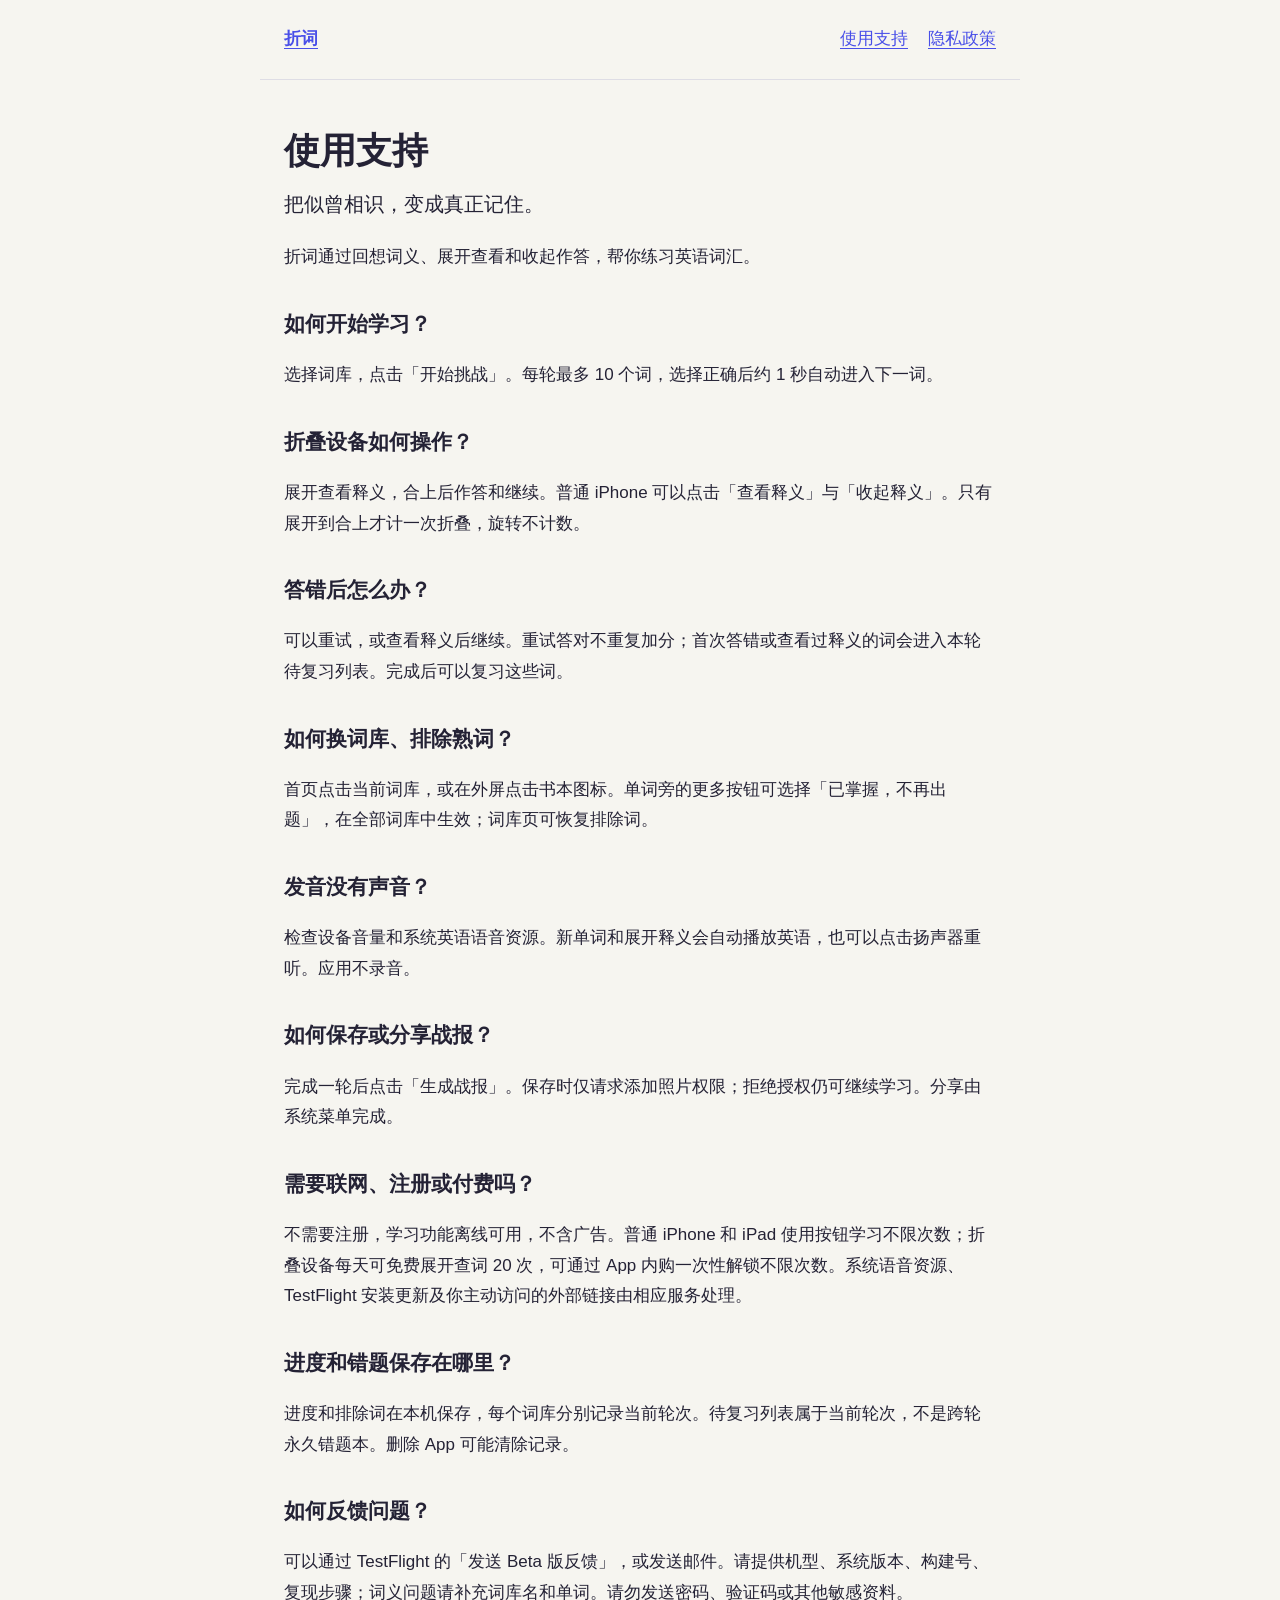
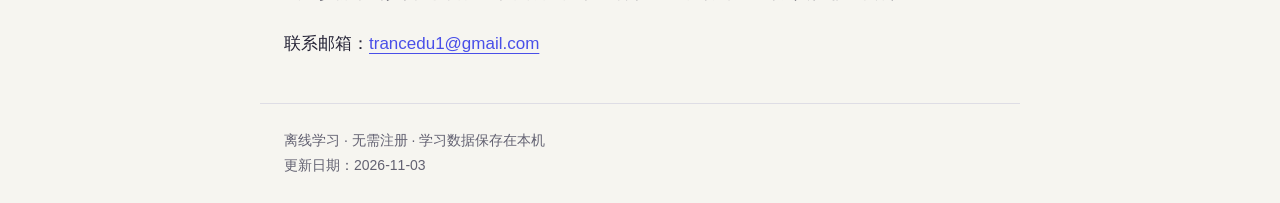
<file: index.html>
<!doctype html>
<html lang="zh-CN"><head><meta charset="utf-8"><meta name="viewport" content="width=device-width,initial-scale=1"><meta name="description" content="折词：离线英语学习应用的隐私政策与使用支持。"><meta name="referrer" content="no-referrer"><title>使用支持 · 折词</title><link rel="stylesheet" href="style.css"></head>
<body><header><a href="index.html" aria-label="折词支持首页"><strong>折词</strong></a><nav aria-label="页面导航"><a href="support.html">使用支持</a><a href="privacy.html">隐私政策</a></nav></header><main><h1>使用支持</h1><p class="intro">把似曾相识，变成真正记住。</p><p>折词通过回想词义、展开查看和收起作答，帮你练习英语词汇。</p><section><h2>如何开始学习？</h2><p>选择词库，点击「开始挑战」。每轮最多 10 个词，选择正确后约 1 秒自动进入下一词。</p></section><section><h2>折叠设备如何操作？</h2><p>展开查看释义，合上后作答和继续。普通 iPhone 可以点击「查看释义」与「收起释义」。只有展开到合上才计一次折叠，旋转不计数。</p></section><section><h2>答错后怎么办？</h2><p>可以重试，或查看释义后继续。重试答对不重复加分；首次答错或查看过释义的词会进入本轮待复习列表。完成后可以复习这些词。</p></section><section><h2>如何换词库、排除熟词？</h2><p>首页点击当前词库，或在外屏点击书本图标。单词旁的更多按钮可选择「已掌握，不再出题」，在全部词库中生效；词库页可恢复排除词。</p></section><section><h2>发音没有声音？</h2><p>检查设备音量和系统英语语音资源。新单词和展开释义会自动播放英语，也可以点击扬声器重听。应用不录音。</p></section><section><h2>如何保存或分享战报？</h2><p>完成一轮后点击「生成战报」。保存时仅请求添加照片权限；拒绝授权仍可继续学习。分享由系统菜单完成。</p></section><section><h2>需要联网、注册或付费吗？</h2><p>不需要注册，学习功能离线可用，不含广告。普通 iPhone 和 iPad 使用按钮学习不限次数；折叠设备每天可免费展开查词 20 次，可通过 App 内购一次性解锁不限次数。系统语音资源、TestFlight 安装更新及你主动访问的外部链接由相应服务处理。</p></section><section><h2>进度和错题保存在哪里？</h2><p>进度和排除词在本机保存，每个词库分别记录当前轮次。待复习列表属于当前轮次，不是跨轮永久错题本。删除 App 可能清除记录。</p></section><section><h2>如何反馈问题？</h2><p>可以通过 TestFlight 的「发送 Beta 版反馈」，或发送邮件。请提供机型、系统版本、构建号、复现步骤；词义问题请补充词库名和单词。请勿发送密码、验证码或其他敏感资料。</p></section><p>联系邮箱：<a href="mailto:trancedu1@gmail.com">trancedu1@gmail.com</a></p></main><footer>离线学习 · 无需注册 · 学习数据保存在本机<br>更新日期：2026-11-03</footer></body></html>
</file>
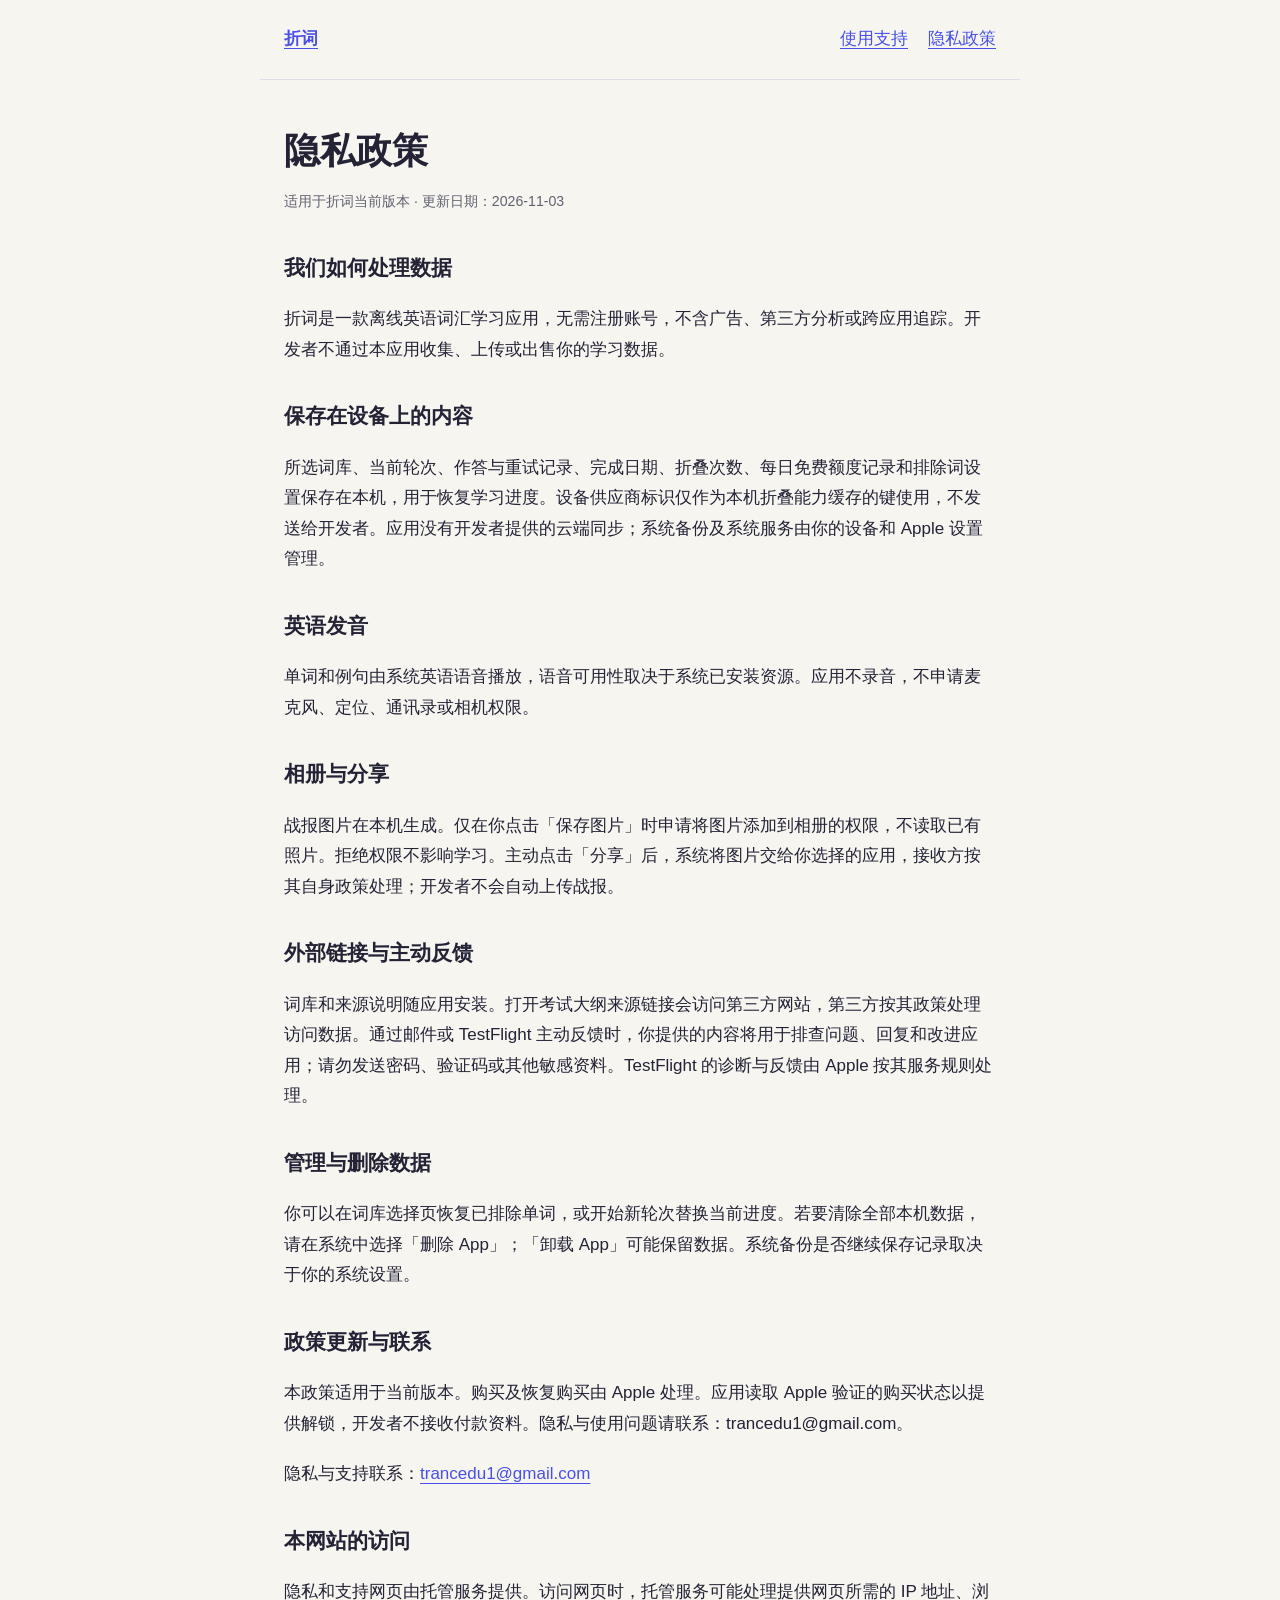
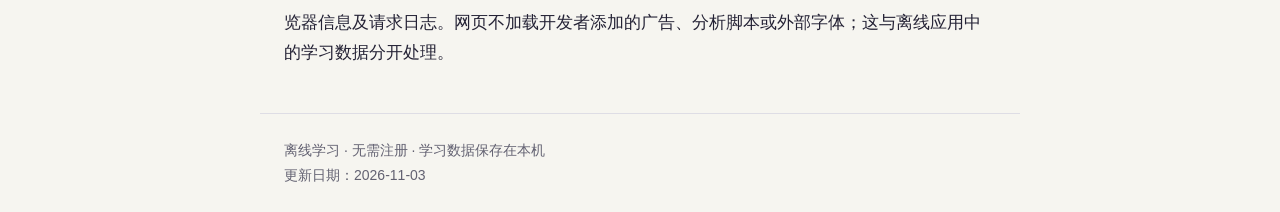
<file: privacy.html>
<!doctype html>
<html lang="zh-CN"><head><meta charset="utf-8"><meta name="viewport" content="width=device-width,initial-scale=1"><meta name="description" content="折词：离线英语学习应用的隐私政策与使用支持。"><meta name="referrer" content="no-referrer"><title>隐私政策 · 折词</title><link rel="stylesheet" href="style.css"></head>
<body><header><a href="index.html" aria-label="折词支持首页"><strong>折词</strong></a><nav aria-label="页面导航"><a href="support.html">使用支持</a><a href="privacy.html">隐私政策</a></nav></header><main><h1>隐私政策</h1><p><small>适用于折词当前版本 · 更新日期：2026-11-03</small></p><section><h2>我们如何处理数据</h2><p>折词是一款离线英语词汇学习应用，无需注册账号，不含广告、第三方分析或跨应用追踪。开发者不通过本应用收集、上传或出售你的学习数据。</p></section><section><h2>保存在设备上的内容</h2><p>所选词库、当前轮次、作答与重试记录、完成日期、折叠次数、每日免费额度记录和排除词设置保存在本机，用于恢复学习进度。设备供应商标识仅作为本机折叠能力缓存的键使用，不发送给开发者。应用没有开发者提供的云端同步；系统备份及系统服务由你的设备和 Apple 设置管理。</p></section><section><h2>英语发音</h2><p>单词和例句由系统英语语音播放，语音可用性取决于系统已安装资源。应用不录音，不申请麦克风、定位、通讯录或相机权限。</p></section><section><h2>相册与分享</h2><p>战报图片在本机生成。仅在你点击「保存图片」时申请将图片添加到相册的权限，不读取已有照片。拒绝权限不影响学习。主动点击「分享」后，系统将图片交给你选择的应用，接收方按其自身政策处理；开发者不会自动上传战报。</p></section><section><h2>外部链接与主动反馈</h2><p>词库和来源说明随应用安装。打开考试大纲来源链接会访问第三方网站，第三方按其政策处理访问数据。通过邮件或 TestFlight 主动反馈时，你提供的内容将用于排查问题、回复和改进应用；请勿发送密码、验证码或其他敏感资料。TestFlight 的诊断与反馈由 Apple 按其服务规则处理。</p></section><section><h2>管理与删除数据</h2><p>你可以在词库选择页恢复已排除单词，或开始新轮次替换当前进度。若要清除全部本机数据，请在系统中选择「删除 App」；「卸载 App」可能保留数据。系统备份是否继续保存记录取决于你的系统设置。</p></section><section><h2>政策更新与联系</h2><p>本政策适用于当前版本。购买及恢复购买由 Apple 处理。应用读取 Apple 验证的购买状态以提供解锁，开发者不接收付款资料。隐私与使用问题请联系：trancedu1@gmail.com。</p></section><p>隐私与支持联系：<a href="mailto:trancedu1@gmail.com">trancedu1@gmail.com</a></p><section><h2>本网站的访问</h2><p>隐私和支持网页由托管服务提供。访问网页时，托管服务可能处理提供网页所需的 IP 地址、浏览器信息及请求日志。网页不加载开发者添加的广告、分析脚本或外部字体；这与离线应用中的学习数据分开处理。</p></section></main><footer>离线学习 · 无需注册 · 学习数据保存在本机<br>更新日期：2026-11-03</footer></body></html>
</file>
<file: style.css>
*{box-sizing:border-box}body{margin:0;background:#f6f5f0;color:#242235;font:17px/1.8 -apple-system,BlinkMacSystemFont,"PingFang SC",sans-serif}header,main,footer{max-width:760px;margin:auto;padding:24px}header{display:flex;justify-content:space-between;align-items:center;border-bottom:1px solid #dedde5}a{color:#494fe8;text-underline-offset:4px}nav{display:flex;gap:20px}h1{font-size:36px;line-height:1.3;margin:24px 0 12px}h2{font-size:21px;margin-top:32px}p{margin:10px 0 20px}small,footer{color:#626171}section{scroll-margin-top:24px}.intro{font-size:20px}footer{border-top:1px solid #dedde5;font-size:14px}a:focus-visible{outline:3px solid #494fe8;outline-offset:5px}@media(max-width:480px){header,main,footer{padding:20px}h1{font-size:30px}nav{gap:12px}}
</file>
